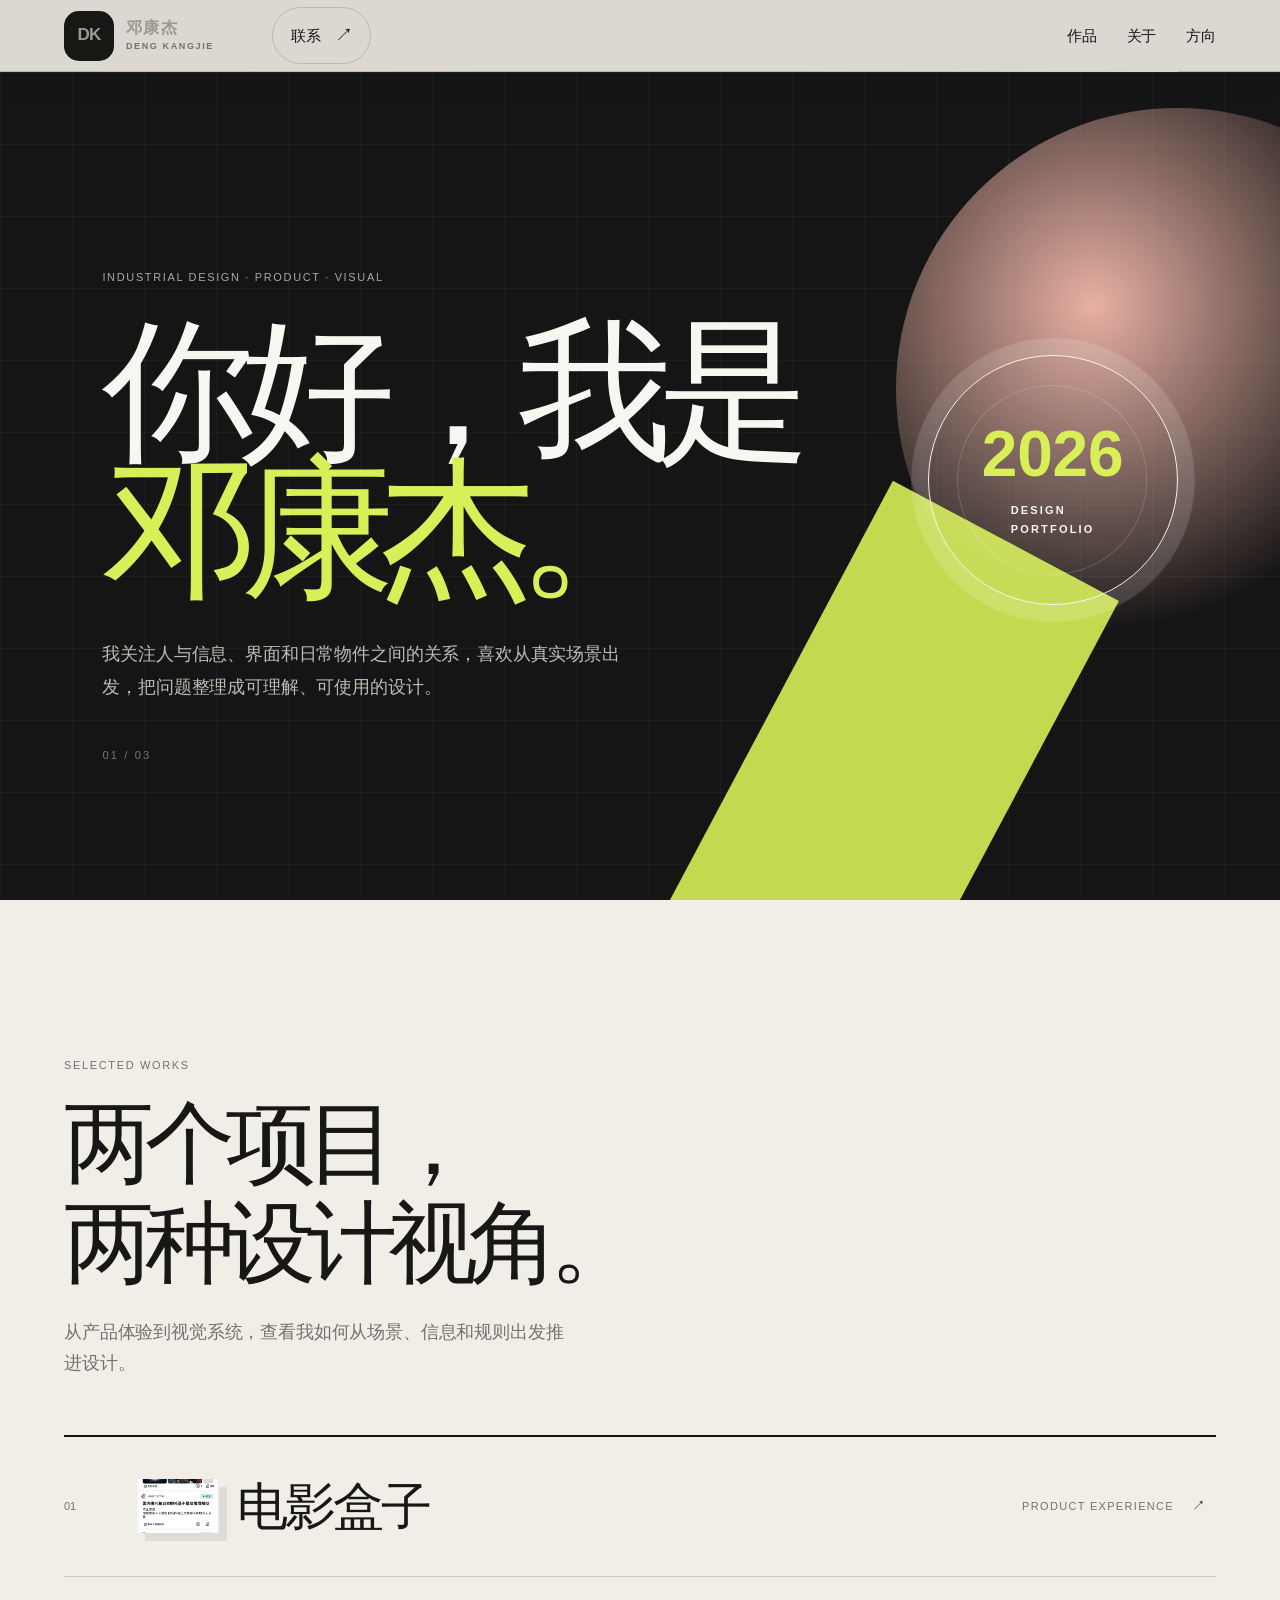
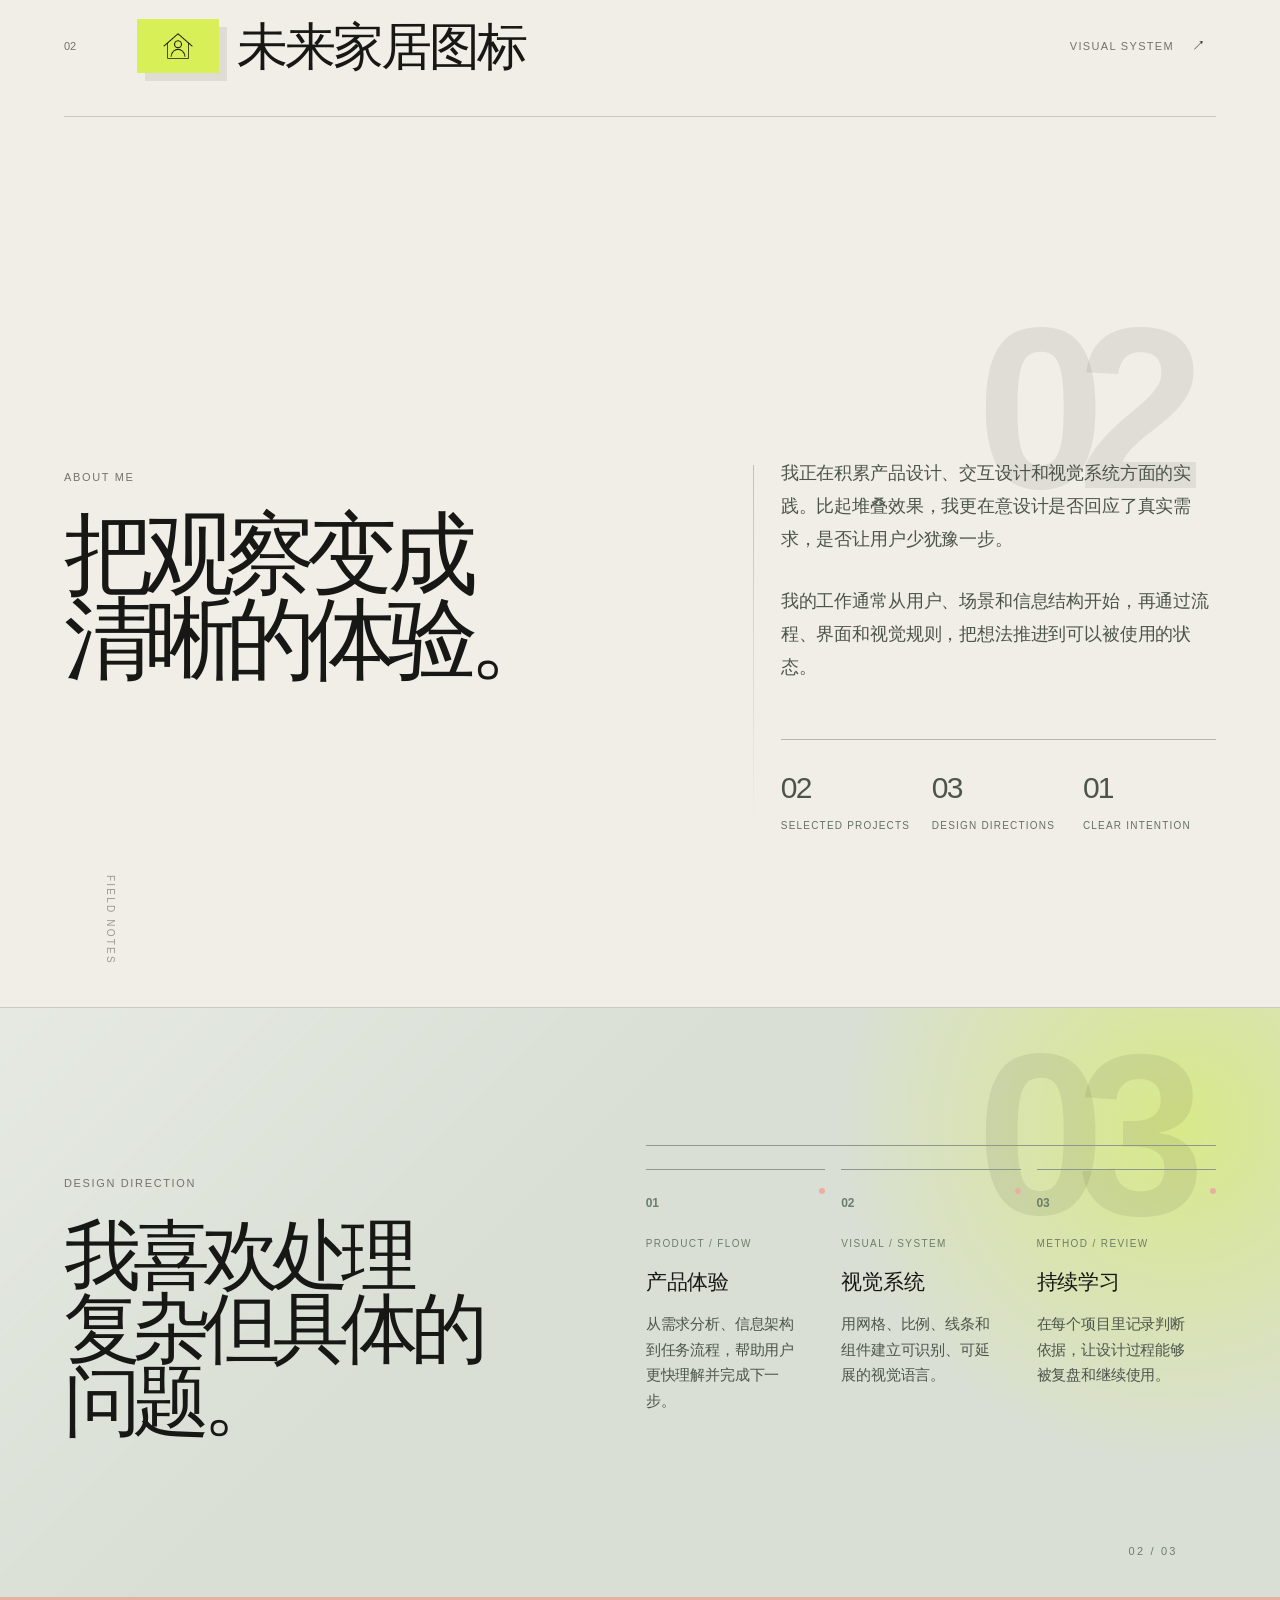
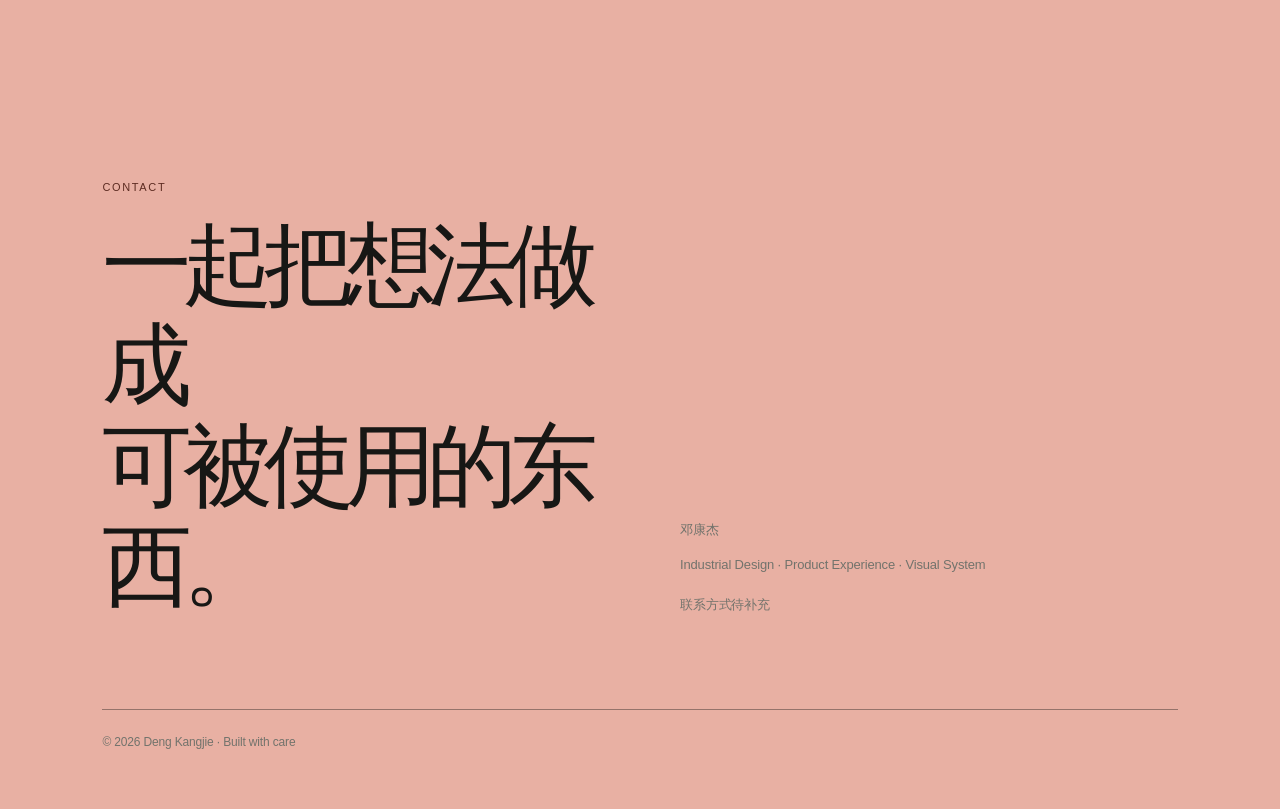
<file: index.html>
<!doctype html>
<html lang="zh-CN">
<head>
  <meta charset="UTF-8" />
  <meta name="viewport" content="width=device-width, initial-scale=1.0" />
  <meta name="description" content="邓康杰的个人设计主页，关注产品体验与视觉系统。" />
  <title>邓康杰｜个人主页</title>
  <link rel="stylesheet" href="styles.css" />
</head>
<body class="home-page">
  <header class="site-header">
    <a class="brand" href="index.html" aria-label="邓康杰，返回首页"><span class="brand-mark" aria-hidden="true">DK</span><span class="brand-text"><strong>邓康杰</strong><small>DENG KANGJIE</small></span></a>
    <nav id="site-nav" class="site-nav" aria-label="主导航">
      <a href="#works">作品</a><a href="#about">关于</a><a href="#direction">方向</a>
    </nav>
    <div class="header-actions"><a class="header-contact" href="#contact">联系<span aria-hidden="true">↗</span></a><button class="menu-toggle" type="button" aria-expanded="false" aria-controls="site-nav">菜单</button></div>
  </header>

  <main id="top">
    <section class="home-hero section-pad">
      <div class="home-hero-copy reveal">
        <p class="eyebrow">INDUSTRIAL DESIGN · PRODUCT · VISUAL</p>
        <h1>你好，我是<br><em>邓康杰。</em></h1>
        <p class="home-intro">我关注人与信息、界面和日常物件之间的关系，喜欢从真实场景出发，把问题整理成可理解、可使用的设计。</p>
      </div>
      <div class="home-index reveal" aria-label="个人信息"><span>2026</span><b>DESIGN<br>PORTFOLIO</b></div>
    </section>

    <section id="works" class="work-entry section-pad reveal" data-step="01">
      <div class="section-heading">
        <p class="eyebrow">SELECTED WORKS</p>
        <h2>两个项目，<br>两种设计视角。</h2>
        <p class="section-note">从产品体验到视觉系统，查看我如何从场景、信息和规则出发推进设计。</p>
      </div>
      <div id="work-entry-list" class="work-entry-list" aria-label="作品目录"></div>
    </section>

    <section id="about" class="profile-section section-pad reveal" data-step="02">
      <div><p class="eyebrow">ABOUT ME</p><h2>把观察变成<br>清晰的体验。</h2></div>
      <div class="profile-copy"><p>我正在积累产品设计、交互设计和视觉系统方面的实践。比起堆叠效果，我更在意设计是否回应了真实需求，是否让用户少犹豫一步。</p><p>我的工作通常从用户、场景和信息结构开始，再通过流程、界面和视觉规则，把想法推进到可以被使用的状态。</p><div class="profile-metrics"><div><strong>02</strong><span>selected projects</span></div><div><strong>03</strong><span>design directions</span></div><div><strong>01</strong><span>clear intention</span></div></div></div>
    </section>

    <section id="direction" class="direction-section section-pad reveal" data-step="03">
      <div class="direction-heading"><p class="eyebrow">DESIGN DIRECTION</p><h2>我喜欢处理<br>复杂但具体的问题。</h2></div>
      <div class="direction-grid">
        <article><span>01</span><p class="direction-kicker">PRODUCT / FLOW</p><h3>产品体验</h3><p>从需求分析、信息架构到任务流程，帮助用户更快理解并完成下一步。</p></article>
        <article><span>02</span><p class="direction-kicker">VISUAL / SYSTEM</p><h3>视觉系统</h3><p>用网格、比例、线条和组件建立可识别、可延展的视觉语言。</p></article>
        <article><span>03</span><p class="direction-kicker">METHOD / REVIEW</p><h3>持续学习</h3><p>在每个项目里记录判断依据，让设计过程能够被复盘和继续使用。</p></article>
      </div>
    </section>


  </main>

  <footer id="contact" class="site-footer section-pad">
    <div><p class="eyebrow">CONTACT</p><h2>一起把想法做成<br>可被使用的东西。</h2></div>
    <div class="footer-links"><p>邓康杰</p><p>Industrial Design · Product Experience · Visual System</p><p class="contact-placeholder">联系方式待补充</p></div>
    <p class="copyright">© 2026 Deng Kangjie · Built with care</p>
  </footer>
  <script src="projects.js"></script>
  <script src="script.js"></script>
</body>
</html>
</file>
<file: styles.css>
:root{--ink:#1c1c1b;--muted:#777773;--line:#d9d9d2;--paper:#f8f8f4;--accent:#c9d9c2;--max:1180px}*{box-sizing:border-box}html{scroll-behavior:smooth}body{margin:0;color:var(--ink);background:var(--paper);font-family:Arial,"Microsoft YaHei",sans-serif;font-size:16px;line-height:1.7}a{color:inherit;text-decoration:none}img{display:block;max-width:100%}.site-header{position:fixed;z-index:10;top:0;left:0;right:0;height:68px;padding:0 5vw;display:flex;align-items:center;justify-content:space-between;background:rgba(248,248,244,.9);backdrop-filter:blur(14px);border-bottom:1px solid rgba(28,28,27,.08)}.brand{font-size:12px;letter-spacing:.14em}.brand span{color:#9a9a92}.site-nav{display:flex;gap:28px;font-size:13px}.site-nav a:hover,.text-link:hover{color:#7b9472}.menu-toggle{display:none;background:none;border:0;font:inherit}.section-pad{max-width:var(--max);margin:auto;padding-left:5vw;padding-right:5vw}.hero{min-height:94vh;padding-top:170px;display:grid;grid-template-columns:1.2fr .8fr;align-items:center;border-bottom:1px solid var(--line)}.eyebrow,.project-no,.case-date{font-size:11px;letter-spacing:.15em;color:var(--muted);text-transform:uppercase}.hero h1{font-size:clamp(48px,8vw,108px);line-height:1.02;font-weight:400;letter-spacing:-.07em;margin:28px 0}.hero h1 em{font-style:normal;color:#7a9472}.hero-intro{max-width:450px;color:var(--muted);font-size:17px}.text-link{display:inline-flex;gap:20px;margin-top:28px;border-bottom:1px solid var(--ink);padding-bottom:6px;font-size:13px}.hero-mark{justify-self:end;width:230px;height:230px;border:1px solid var(--ink);border-radius:50%;display:flex;flex-direction:column;align-items:center;justify-content:center;transform:rotate(12deg)}.hero-mark span{font-size:70px;line-height:1;font-weight:700}.hero-mark b{font-size:11px;letter-spacing:.2em}.work{padding-top:150px}.section-heading h2,.about h2,.site-footer h2{font-weight:400;font-size:clamp(38px,5vw,68px);line-height:1.12;letter-spacing:-.05em;margin:18px 0 80px}.project-list{display:grid;gap:100px}.project-card{display:grid;grid-template-columns:35% 65%;min-height:520px;border-top:1px solid var(--line);padding-top:26px}.project-info{padding-right:50px}.project-info h3{font-size:clamp(36px,5vw,70px);font-weight:400;letter-spacing:-.06em;margin:35px 0 20px}.project-info p:not(.project-no){color:var(--muted);max-width:310px}.project-visual{background:#dce9d7;padding:25px;display:flex;align-items:center;justify-content:center}.project-visual img{width:52%;box-shadow:0 20px 40px rgba(0,0,0,.12)}.project-icons{background:#1f1f1d;color:#f8f8f4;padding:26px 0 0 26px}.project-icons .project-no,.project-icons .project-info p:not(.project-no){color:#a8aaa2}.project-icons .text-link{border-color:#f8f8f4}.icon-showcase{background:#e8e7df;display:grid;grid-template-columns:repeat(2,1fr);gap:1px;padding:60px}.icon-showcase img{background:white;width:100%;padding:18px}.about{display:grid;grid-template-columns:1fr 1fr;gap:100px;padding-top:180px;padding-bottom:180px;border-bottom:1px solid var(--line)}.about h2{margin-bottom:0}.about-copy{max-width:430px;align-self:end;color:var(--muted)}.small-note{font-size:13px;margin-top:50px}.case-study{padding-top:160px}.case-top{max-width:900px}.case-top h2{font-size:clamp(60px,10vw,150px);font-weight:400;letter-spacing:-.09em;line-height:.95;margin:38px 0}.case-lead{font-size:21px;max-width:660px;color:var(--muted)}.case-hero-image{width:100%;margin:80px 0 25px;max-height:680px;object-fit:cover;object-position:top}.case-meta{display:grid;grid-template-columns:1fr 2fr;max-width:650px;margin:65px 0 140px;margin-left:auto;border-top:1px solid var(--line)}.case-meta>*{padding:18px 0;border-bottom:1px solid var(--line);margin:0}.case-meta p{color:var(--muted);font-size:13px}.case-meta strong{font-weight:400}.case-section{display:grid;grid-template-columns:130px 1fr;gap:40px;border-top:1px solid var(--line);padding:60px 0 120px}.case-label{font-size:12px;color:var(--muted);letter-spacing:.1em}.case-section h3{font-size:clamp(30px,4vw,52px);font-weight:400;letter-spacing:-.05em;margin:0 0 18px}.case-section p{max-width:680px;color:var(--muted);font-size:17px}.split-images{display:grid;grid-template-columns:1fr 1fr;gap:20px;margin-top:55px}.split-images figure{margin:0}.split-images img{width:100%;height:420px;object-fit:cover;object-position:top}.split-images figcaption{font-size:12px;color:var(--muted);margin-top:10px}.process-strip{display:flex;gap:22px;align-items:center;margin:55px 0 20px;font-size:18px}.process-strip i{color:#91a689;font-style:normal}.phone-grid{display:grid;grid-template-columns:repeat(4,1fr);gap:14px;margin-top:55px}.phone-grid img{width:100%;height:480px;object-fit:cover;object-position:top;background:#eee}.icon-case{background:#e9e9e2;max-width:none;padding-left:max(5vw,calc((100vw - var(--max))/2 + 5vw));padding-right:max(5vw,calc((100vw - var(--max))/2 + 5vw))}.icon-wall{display:grid;grid-template-columns:repeat(5,1fr);gap:1px;margin-top:80px;background:#d2d2ca}.icon-wall img{background:#f8f8f4;padding:22px;width:100%}.icon-row{display:flex;align-items:center;gap:22px;margin-top:55px}.icon-row img{width:80px;background:#f8f8f4;padding:12px}.icon-row span{font-size:13px;color:var(--muted);margin-right:10px}.icon-application{margin-top:50px;background:#d5dfd0;padding:60px;max-width:650px}.fake-ui{background:#f8f8f4;padding:24px;min-height:240px;box-shadow:0 15px 35px rgba(0,0,0,.08)}.fake-ui span{font-size:11px;color:var(--muted);letter-spacing:.15em}.fake-ui b{display:block;font-size:27px;font-weight:400;margin:28px 0}.fake-icons{display:flex;gap:12px}.fake-icons img{width:70px;padding:12px;border:1px solid var(--line)}.site-footer{padding-top:160px;padding-bottom:40px;display:grid;grid-template-columns:1fr 1fr;gap:80px}.site-footer h2{margin-bottom:0}.footer-links{align-self:end}.footer-links a{font-size:18px;border-bottom:1px solid var(--ink)}.footer-links p{color:var(--muted);font-size:13px}.copyright{grid-column:1/-1;border-top:1px solid var(--line);padding-top:22px;color:var(--muted);font-size:12px}.reveal{opacity:0;transform:translateY(24px);transition:opacity .7s ease,transform .7s ease}.reveal.visible{opacity:1;transform:none}.lightbox{position:fixed;z-index:20;inset:0;background:rgba(20,20,18,.9);display:grid;place-items:center;padding:5vw}.lightbox[hidden]{display:none}.lightbox img{max-height:90vh;max-width:90vw;object-fit:contain}.lightbox-close{position:absolute;right:28px;top:18px;background:none;border:0;color:white;font-size:42px;font-weight:200;cursor:pointer}@media(max-width:700px){.site-header{height:58px;padding:0 20px}.menu-toggle{display:block;font-size:12px}.site-nav{display:none;position:absolute;top:58px;left:0;right:0;background:var(--paper);padding:18px 20px;flex-direction:column;gap:10px;border-bottom:1px solid var(--line)}.site-nav.open{display:flex}.hero{min-height:auto;padding-top:130px;padding-bottom:90px;display:block}.hero h1{font-size:58px}.hero-intro{font-size:16px}.hero-mark{width:150px;height:150px;margin:70px 0 0 auto}.hero-mark span{font-size:46px}.work{padding-top:100px}.section-heading h2{margin-bottom:55px}.section-note{margin-top:-35px;margin-bottom:40px}.catalog-toolbar{gap:20px;margin-bottom:40px}.project-list{gap:75px}.project-card{display:block;min-height:0;padding-top:18px}.project-info{padding-right:0}.project-info h3{font-size:48px;margin:20px 0 12px}.project-visual{margin-top:35px;padding:18px}.project-visual img{width:60%}.project-icons{padding:18px 0 0 18px}.icon-showcase{padding:28px}.about{display:block;padding-top:110px;padding-bottom:110px}.about h2{margin-bottom:45px}.case-study{padding-top:100px}.case-top h2{font-size:70px;margin:26px 0}.case-lead{font-size:18px}.case-hero-image{margin-top:50px}.case-meta{margin:45px 0 90px;grid-template-columns:1fr 1.6fr}.case-section{grid-template-columns:1fr;gap:14px;padding:38px 0 75px}.case-section h3{font-size:36px}.case-section p{font-size:16px}.split-images{grid-template-columns:1fr;gap:28px;margin-top:35px}.split-images img{height:auto}.process-strip{gap:9px;font-size:14px}.phone-grid{grid-template-columns:repeat(2,1fr);gap:9px;margin-top:35px}.phone-grid img{height:330px}.icon-wall{grid-template-columns:repeat(2,1fr);margin-top:50px}.icon-row{gap:10px;flex-wrap:wrap}.icon-row img{width:60px}.icon-application{padding:25px;margin-top:35px}.site-footer{display:block;padding-top:110px}.footer-links{margin-top:50px}.copyright{margin-top:90px}}
.section-note{color:var(--muted);max-width:420px;margin-top:-56px;margin-bottom:56px}.catalog-toolbar{display:flex;gap:28px;border-bottom:1px solid var(--line);margin-bottom:55px;overflow:auto}.catalog-filter{background:none;border:0;border-bottom:2px solid transparent;padding:0 0 14px;color:var(--muted);font:inherit;font-size:13px;white-space:nowrap;cursor:pointer}.catalog-filter span{font-size:11px;margin-left:8px}.catalog-filter.is-active{color:var(--ink);border-color:var(--ink)}
.directory-trigger{background:none;border:0;border-bottom:1px solid var(--ink);padding:0 0 3px;color:var(--ink);font:inherit;font-size:13px;cursor:pointer}.global-directory{position:fixed;z-index:30;inset:0;background:rgba(28,28,27,.18);backdrop-filter:blur(6px)}.global-directory[hidden]{display:none}.directory-panel{position:absolute;top:0;right:0;width:min(520px,92vw);height:100%;background:var(--paper);padding:42px clamp(26px,5vw,70px);box-shadow:-20px 0 60px rgba(0,0,0,.12);overflow:auto}.directory-head{display:flex;align-items:center;justify-content:space-between}.directory-close{border:0;background:none;font-size:36px;font-weight:200;line-height:1;cursor:pointer}.directory-panel h2{font-size:clamp(48px,7vw,82px);font-weight:400;letter-spacing:-.07em;line-height:1;margin:80px 0 20px}.directory-description{color:var(--muted);max-width:300px;margin-bottom:55px}.directory-list{border-top:1px solid var(--line)}.directory-item{display:grid;grid-template-columns:40px 1fr auto 22px;align-items:center;gap:12px;padding:22px 0;border-bottom:1px solid var(--line);transition:padding .25s ease,background .25s ease}.directory-item:hover{padding-left:10px;background:#eef0e9}.directory-item span{font-size:12px;color:var(--muted)}.directory-item strong{font-size:20px;font-weight:400}.directory-item small{font-size:11px;color:var(--muted);letter-spacing:.08em}.directory-item i{font-style:normal;color:var(--muted)}.directory-open{overflow:hidden}@media(max-width:700px){.site-header{gap:16px}.directory-trigger{margin-left:auto}.directory-panel{padding:28px 22px}.directory-panel h2{margin-top:65px}.directory-item{grid-template-columns:32px 1fr 20px}.directory-item small{display:none}}

/* Editorial visual direction */
:root{--ink:#171715;--muted:#72736c;--line:#c9c9bf;--paper:#f1eee7;--night:#151515;--lime:#d8ef57;--coral:#e8b0a3;--sage:#b9d4bd}
body{background:var(--paper);color:var(--ink);font-family:"Arial","Microsoft YaHei",sans-serif;letter-spacing:-.01em}.site-header{background:rgba(241,238,231,.88);border-bottom:1px solid rgba(23,23,21,.16)}.brand{font-weight:700;color:var(--ink)}.hero{max-width:none;min-height:100vh;padding:150px 8vw 90px;background:var(--night);color:#f8f6f0;grid-template-columns:minmax(0,1.5fr) minmax(220px,.5fr);position:relative;overflow:hidden}.hero:before{content:"";position:absolute;width:42vw;height:42vw;right:-14vw;top:15vh;border-radius:50%;background:radial-gradient(circle at 35% 35%,var(--coral),transparent 62%);opacity:.9;filter:blur(4px)}.hero:after{content:"";position:absolute;left:54%;bottom:-20%;width:22vw;height:70vh;background:var(--lime);transform:rotate(27deg);opacity:.85}.hero-copy,.hero-mark{position:relative;z-index:1}.hero .eyebrow{color:#aaa99f}.hero h1{font-size:clamp(66px,11vw,168px);line-height:.9;letter-spacing:-.1em;margin:34px 0 38px;max-width:920px}.hero h1 em{color:var(--lime)}.hero-intro{color:#bcbcb4;max-width:500px;font-size:18px;line-height:1.8}.hero .text-link{border-color:#f8f6f0}.hero-mark{justify-self:end;width:250px;height:250px;border-color:#f8f6f0;transform:rotate(-11deg);background:rgba(255,255,255,.04)}.hero-mark span{color:var(--lime)}.hero-mark b{color:#f8f6f0}.work{max-width:none;padding:150px 8vw 170px}.section-heading h2,.about h2,.site-footer h2{font-size:clamp(52px,7vw,112px);letter-spacing:-.1em}.section-heading{max-width:740px}.section-note{font-size:18px;max-width:500px}.catalog-toolbar{margin-top:75px;border-color:var(--ink);gap:34px}.catalog-filter{font-size:14px}.project-list{gap:140px}.project-card{min-height:650px;grid-template-columns:31% 69%;border-top:2px solid var(--ink);padding-top:28px;position:relative}.project-card:nth-child(2){transform:translateX(7vw)}.project-info{padding-right:70px}.project-info h3{font-size:clamp(50px,7vw,108px);line-height:.9;margin:44px 0 28px}.project-info p:not(.project-no){font-size:17px;line-height:1.8}.project-visual{padding:50px;background:var(--sage);min-height:580px;align-items:center}.project-visual img{width:46%;box-shadow:28px 28px 0 rgba(23,23,21,.18);transition:transform .4s ease}.project-card:hover .project-visual img{transform:translateY(-10px) rotate(2deg)}.project-icons{background:var(--night);color:#f8f6f0;padding:28px 0 0 28px}.project-icons .project-visual{background:var(--lime)}.project-icons .project-info p:not(.project-no){color:#c4c4ba}.icon-showcase{background:#e2e3d7;padding:55px;gap:8px}.icon-showcase img{padding:25px}.about{max-width:none;padding:170px 8vw;background:#d9dfd5;border:0;grid-template-columns:1.15fr .85fr}.about h2{font-size:clamp(50px,6.6vw,100px)}.about-copy{color:#4c554c;font-size:18px;line-height:1.8}.case-study{max-width:none;padding:170px 8vw 0}.case-study:not(.icon-case){background:#f1eee7}.case-top{max-width:1050px}.case-top h2{font-size:clamp(82px,13vw,205px);line-height:.82;color:var(--ink)}.case-lead{font-size:24px;line-height:1.5;max-width:720px}.case-hero-image{margin:90px 0 30px;max-height:720px;box-shadow:20px 20px 0 var(--coral);object-fit:cover}.case-meta{max-width:720px}.case-section{max-width:1040px;margin-left:auto;margin-right:auto;padding:85px 0 150px}.case-section h3{font-size:clamp(40px,5vw,76px);line-height:.95}.split-images img{height:520px}.process-strip{font-size:25px;border-top:1px solid var(--ink);border-bottom:1px solid var(--ink);padding:22px 0;justify-content:space-between}.phone-grid img{height:520px}.icon-case{background:var(--night);color:#f8f6f0}.icon-case .eyebrow,.icon-case .case-date,.icon-case .case-lead,.icon-case .case-meta p,.icon-case .case-section p{color:#b8b8ad}.icon-case .case-top h2{color:var(--lime)}.icon-wall{background:#33352d;gap:2px}.icon-wall img{background:#efeee5}.icon-case .case-section{border-color:#46483f}.icon-application{background:var(--lime)}.fake-ui{background:#efeee5;color:var(--ink)}.site-footer{max-width:none;padding:170px 8vw 45px;background:var(--coral);color:var(--ink)}.site-footer .eyebrow{color:#5d2c22}.footer-links a{border-color:var(--ink)}.copyright{border-color:rgba(23,23,21,.4)}.directory-panel{background:#f1eee7}.directory-item:hover{background:var(--lime)}
@media(max-width:700px){.hero{padding:125px 22px 80px;min-height:850px;display:block}.hero:after{left:58%;bottom:-15%;width:28vw}.hero h1{font-size:65px;line-height:.92}.hero-intro{font-size:16px}.hero-mark{width:150px;height:150px;margin:80px 0 0 auto}.work{padding:100px 22px}.section-heading h2{font-size:58px}.catalog-toolbar{margin-top:55px}.project-list{gap:90px}.project-card,.project-card:nth-child(2){display:block;min-height:0;transform:none}.project-info{padding-right:0}.project-info h3{font-size:62px}.project-visual{min-height:390px;padding:30px}.project-visual img{width:58%}.project-icons{padding:18px 0 0 18px}.icon-showcase{padding:25px}.about{padding:110px 22px;display:block}.about h2{font-size:56px}.about-copy{font-size:16px;margin-top:42px}.case-study{padding:110px 22px 0}.case-top h2{font-size:78px}.case-lead{font-size:19px}.case-hero-image{margin-top:60px;box-shadow:12px 12px 0 var(--coral)}.case-section{padding:55px 0 90px}.process-strip{font-size:16px;gap:8px}.phone-grid img{height:380px}.icon-wall{margin-top:55px}.site-footer{padding:110px 22px 35px}.site-footer h2{font-size:58px}}

/* Layout refinements */
.site-header{gap:28px}
.directory-trigger{margin-left:auto}
.design-brief{max-width:none;padding-top:150px;padding-bottom:155px;background:var(--night);color:#f8f6f0;display:grid;grid-template-columns:minmax(280px,.85fr) minmax(0,1.15fr);gap:9vw;position:relative;overflow:hidden}
.design-brief:after{content:"";position:absolute;width:34vw;height:34vw;border-radius:50%;right:-13vw;bottom:-18vw;background:var(--coral);opacity:.85}
.brief-heading,.brief-grid{position:relative;z-index:1}
.brief-heading .eyebrow{color:#aaa99f}
.brief-heading h2{font-size:clamp(50px,6vw,96px);line-height:.94;letter-spacing:-.09em;font-weight:400;margin:28px 0 0}
.brief-grid{display:grid;grid-template-columns:repeat(3,1fr);gap:16px;align-self:end}
.brief-grid article{border-top:1px solid #5f6059;padding-top:18px;min-height:230px}
.brief-grid article span{font:700 12px/1 Arial,sans-serif;color:var(--lime)}
.brief-grid h3{font-size:21px;line-height:1.2;font-weight:400;margin:38px 0 14px}
.brief-grid p{color:#b8b8ad;font-size:15px;line-height:1.7;margin:0;max-width:220px}
.project-card:nth-child(2){transform:none;grid-template-columns:69% 31%}
.project-card:nth-child(2) .project-info{order:2;padding-left:70px;padding-right:0}
.project-card:nth-child(2) .project-visual{order:1}
.case-tags{display:flex;flex-wrap:wrap;gap:10px;margin-top:48px}
.case-tags span{border:1px solid var(--line);border-radius:999px;padding:8px 14px;color:var(--muted);font-size:12px;letter-spacing:.02em}
.icon-case .case-tags span{border-color:#55574e;color:#c8c9bd}
.case-meta{grid-template-columns:1fr 2.2fr}
.case-meta strong{line-height:1.65}
@media(max-width:700px){
  .site-header{gap:12px}
  .directory-trigger{margin-left:auto}
  .design-brief{display:block;padding:100px 22px 105px}
  .design-brief:after{width:65vw;height:65vw;right:-30vw;bottom:-30vw}
  .brief-heading h2{font-size:56px}
  .brief-grid{grid-template-columns:1fr;gap:42px;margin-top:72px}
  .brief-grid article{min-height:0;padding-top:15px}
  .brief-grid h3{margin:22px 0 10px}
  .project-card:nth-child(2){display:block}
  .project-card:nth-child(2) .project-info{padding-left:0}
  .project-card:nth-child(2) .project-visual{order:initial}
  .case-tags{gap:7px;margin-top:34px}
  .case-tags span{padding:7px 11px;font-size:11px}
  .case-meta{grid-template-columns:1fr 1.6fr}
}

/* Separated page layout */
.home-page .site-header,.case-page .site-header{background:rgba(241,238,231,.9)}
.home-hero{max-width:none;min-height:100vh;padding:170px 8vw 110px;background:var(--night);color:#f8f6f0;display:grid;grid-template-columns:minmax(0,1.4fr) minmax(220px,.6fr);align-items:center;position:relative;overflow:hidden}
.home-hero:before{content:"";position:absolute;width:44vw;height:44vw;right:-14vw;top:12vh;border-radius:50%;background:radial-gradient(circle at 35% 35%,var(--coral),transparent 63%)}
.home-hero:after{content:"";position:absolute;left:57%;bottom:-26%;width:20vw;height:70vh;background:var(--lime);transform:rotate(28deg);opacity:.9}
.home-hero-copy,.home-index{position:relative;z-index:1}
.home-hero .eyebrow{color:#aaa99f}
.home-hero h1{font-size:clamp(72px,12vw,174px);line-height:.9;letter-spacing:-.1em;font-weight:400;margin:35px 0 40px}
.home-hero h1 em{font-style:normal;color:var(--lime)}
.home-intro{max-width:520px;color:#bcbcb4;font-size:18px;line-height:1.8;margin:0}
.home-index{justify-self:end;width:250px;height:250px;border:1px solid #f8f6f0;border-radius:50%;display:flex;flex-direction:column;align-items:center;justify-content:center;transform:rotate(-11deg);background:rgba(255,255,255,.04)}
.home-index span{font-size:64px;line-height:1;color:var(--lime);font-weight:700}.home-index b{font-size:11px;letter-spacing:.2em;line-height:1.7;margin-top:15px}
.profile-section{max-width:none;padding-top:175px;padding-bottom:175px;background:var(--paper);display:grid;grid-template-columns:1.15fr .85fr;gap:10vw;border-bottom:1px solid var(--line)}
.profile-section h2,.direction-section h2{font-size:clamp(52px,7vw,112px);line-height:.95;letter-spacing:-.1em;font-weight:400;margin:26px 0 0}
.profile-copy{align-self:end;max-width:470px;color:#4c554c;font-size:18px;line-height:1.85}.profile-copy p{margin:0 0 28px}
.direction-section{max-width:none;padding-top:155px;padding-bottom:160px;background:#d9dfd5;display:grid;grid-template-columns:.9fr 1.1fr;gap:9vw}
.direction-heading h2{font-size:clamp(50px,6vw,96px)}.direction-grid{display:grid;grid-template-columns:repeat(3,1fr);gap:16px;align-self:end}
.direction-grid article{border-top:1px solid #8e978c;padding-top:16px;min-height:220px}.direction-grid article span{font-size:12px;color:#6d7e69;font-weight:700}.direction-grid h3{font-size:21px;font-weight:400;margin:38px 0 12px}.direction-grid p{max-width:210px;color:#4c554c;font-size:15px;line-height:1.7;margin:0}
.work-entry{max-width:none;padding-top:145px;padding-bottom:165px;background:var(--paper)}.work-entry-list{border-top:2px solid var(--ink);margin-top:42px}.work-entry-item{display:grid;grid-template-columns:55px 1fr auto 120px;align-items:center;gap:18px;padding:26px 0;border-bottom:1px solid var(--line);transition:padding .25s ease,background .25s ease}.work-entry-item:hover{padding-left:14px;background:var(--lime)}.work-entry-item span,.work-entry-item small{font-size:11px;color:var(--muted)}.work-entry-item strong{font-size:clamp(27px,4vw,52px);font-weight:400;letter-spacing:-.06em}.work-entry-item small{letter-spacing:.12em}.work-entry-item i{font-style:normal;font-size:13px}
.case-page{background:var(--paper)}.case-page .case-study{max-width:none;padding:170px 8vw 0}.case-page .case-top{max-width:1060px}.case-page .case-top h1{font-size:clamp(82px,13vw,205px);line-height:.82;color:var(--ink);font-weight:400;letter-spacing:-.1em;margin:38px 0}.case-page .case-section{max-width:1040px}.case-page .case-section h2{font-size:clamp(40px,5vw,76px);line-height:.95;font-weight:400;letter-spacing:-.06em;margin:0 0 18px}.case-footer{max-width:none;padding-top:40px;padding-bottom:55px;display:flex;justify-content:space-between;border-top:1px solid var(--line);font-size:13px}.case-footer a:hover{color:#7b9472}
.icons-page{background:var(--night);color:#f8f6f0}.icons-page .site-header{background:rgba(21,21,21,.9);color:#f8f6f0;border-bottom-color:#373830}.icons-page .brand,.icons-page .menu-toggle{color:#f8f6f0}.icons-page .brand span,.icons-page .site-nav a{color:#b8b8ad}.icons-page .case-study{background:var(--night)}.icons-page .case-top h1{color:var(--lime)}.icons-page .case-lead,.icons-page .case-date,.icons-page .case-meta p,.icons-page .case-section p{color:#b8b8ad}.icons-page .case-tags span{border-color:#55574e;color:#c8c9bd}.icons-page .case-meta,.icons-page .case-section{border-color:#46483f}.icons-page .icon-wall{margin-top:80px;background:#33352d;gap:2px}.icons-page .icon-wall img{background:#efeee5}.icons-page .icon-application{background:var(--lime)}.icons-page .case-footer{border-color:#46483f}.icons-page .case-footer a{color:#f8f6f0}
.movie-page .case-hero-image{box-shadow:20px 20px 0 var(--coral)}
@media(max-width:700px){
  .home-hero{display:block;min-height:850px;padding:125px 22px 80px}.home-hero h1{font-size:66px}.home-intro{font-size:16px}.home-index{width:150px;height:150px;margin:80px 0 0 auto}.home-index span{font-size:44px}.home-index b{font-size:9px}
  .profile-section,.direction-section{display:block;padding:110px 22px}.profile-section h2,.direction-section h2{font-size:57px}.profile-copy{font-size:16px;margin-top:45px}.direction-grid{grid-template-columns:1fr;gap:42px;margin-top:70px}.direction-grid article{min-height:0}.direction-grid h3{margin:22px 0 10px}
  .work-entry{padding:105px 22px 115px}.work-entry-item{grid-template-columns:34px 1fr 20px;gap:10px}.work-entry-item small{display:none}.work-entry-item strong{font-size:35px}.work-entry-item i{font-size:0}.work-entry-item i::after{content:"↗";font-size:16px}
  .case-page .case-study{padding:110px 22px 0}.case-page .case-top h1{font-size:78px;margin:27px 0}.case-page .case-section{padding:55px 0 90px}.case-page .case-hero-image{margin-top:60px;box-shadow:12px 12px 0 var(--coral)}.case-page .case-footer{padding:30px 22px 40px}.icons-page .icon-wall{margin-top:55px}
}

/* Portfolio directory and shared navigation */
.home-page .site-header,.case-page .site-header{display:flex}
.directory-trigger{order:3;white-space:nowrap}
.site-nav{order:2;margin-left:auto}
.menu-toggle{order:4}
@media(max-width:700px){
  .site-nav{order:initial;margin-left:0}
  .directory-trigger{order:initial;margin-left:auto}
  .menu-toggle{order:initial}
}
@media(prefers-reduced-motion:reduce){
  .reveal{opacity:1;transform:none;transition:none}
  .work-entry-item,.directory-item{transition:none}
}

/* Depth pass */
body{background-image:radial-gradient(circle at 20% 20%,rgba(23,23,21,.055) 0 1px,transparent 1px),radial-gradient(circle at 80% 70%,rgba(23,23,21,.035) 0 1px,transparent 1px);background-size:24px 24px,31px 31px}
.site-header{box-shadow:0 10px 30px rgba(23,23,21,.035)}.site-header:after{content:"";position:absolute;left:8vw;right:8vw;bottom:-1px;height:1px;background:linear-gradient(90deg,var(--coral),transparent 35%,transparent 65%,var(--lime))}
.home-hero{background-color:var(--night);background-image:linear-gradient(rgba(255,255,255,.035) 1px,transparent 1px),linear-gradient(90deg,rgba(255,255,255,.035) 1px,transparent 1px);background-size:72px 72px}
.home-hero-copy:after{content:"01 / 03";position:absolute;left:0;bottom:-58px;color:#77786f;font:11px/1 "Arial",sans-serif;letter-spacing:.2em}
.home-index{box-shadow:0 0 0 16px rgba(255,255,255,.025),0 0 0 17px rgba(255,255,255,.12)}.home-index:after{content:"";position:absolute;width:76%;height:76%;border:1px solid rgba(255,255,255,.16);border-radius:50%;transform:rotate(28deg)}
.profile-section,.direction-section{position:relative;overflow:hidden}.profile-section:before,.direction-section:before{content:attr(data-step);position:absolute;top:34px;right:8vw;color:rgba(23,23,21,.08);font:700 clamp(120px,18vw,260px)/.8 Arial,sans-serif;letter-spacing:-.12em}.profile-section:after{content:"FIELD NOTES";position:absolute;left:8vw;bottom:42px;color:#9a9b91;font-size:10px;letter-spacing:.22em;writing-mode:vertical-rl}
.profile-copy{position:relative}.profile-copy:before{content:"";position:absolute;left:-28px;top:8px;bottom:0;width:1px;background:linear-gradient(var(--coral),transparent)}.profile-metrics{display:grid;grid-template-columns:repeat(3,1fr);gap:18px;margin-top:55px;padding-top:20px;border-top:1px solid #aeb9aa}.profile-metrics div{display:flex;flex-direction:column;gap:3px}.profile-metrics strong{font-size:30px;font-weight:400;letter-spacing:-.06em}.profile-metrics span{color:#647062;font-size:10px;letter-spacing:.12em;text-transform:uppercase;line-height:1.3}
.direction-section{background-color:#d9dfd5;background-image:linear-gradient(135deg,rgba(255,255,255,.32),transparent 40%),radial-gradient(circle at 92% 20%,rgba(216,239,87,.6),transparent 27%)}.direction-section:after{content:"02 / 03";position:absolute;right:8vw;bottom:40px;color:#6d7e69;font:11px/1 "Arial",sans-serif;letter-spacing:.2em}.direction-grid{position:relative}.direction-grid:before{content:"";position:absolute;left:0;right:0;top:-24px;height:1px;background:#8e978c}.direction-grid article{position:relative;padding:18px 18px 24px 0;transition:transform .3s ease,background .3s ease;padding-right:24px}.direction-grid article:after{content:"";position:absolute;right:0;top:18px;width:6px;height:6px;border-radius:50%;background:var(--coral)}.direction-grid article:hover{transform:translateY(-8px);background:rgba(255,255,255,.28)}.direction-kicker{color:#6d7e69!important;font-size:10px!important;letter-spacing:.14em!important;margin:20px 0 0!important}.direction-grid h3{margin-top:12px}
.case-page .case-study{position:relative}.case-page .case-study:before{content:"";position:absolute;left:8vw;top:150px;bottom:0;width:1px;background:linear-gradient(var(--coral),transparent 75%);opacity:.7}.case-rail{position:fixed;z-index:5;left:28px;top:50%;display:flex;flex-direction:column;align-items:center;gap:12px;transform:translateY(-50%);color:var(--muted);font-size:10px;letter-spacing:.18em;writing-mode:vertical-rl}.case-rail b{color:var(--coral);font-size:18px;letter-spacing:0}.case-rail i{width:1px;height:70px;background:linear-gradient(var(--coral),transparent);display:block}.case-rail small{font-size:10px;letter-spacing:0}.icons-page .case-rail{color:#8d8e84}.icons-page .case-rail b{color:var(--lime)}.icons-page .case-rail i{background:linear-gradient(var(--lime),transparent)}
.case-page .case-top{position:relative;padding-left:4vw}.case-page .case-top:before{content:"PROJECT / 2026";position:absolute;left:0;top:8px;transform:translateX(-105%) rotate(-90deg);transform-origin:top right;color:var(--muted);font-size:10px;letter-spacing:.16em}.case-page .case-top h1{text-shadow:10px 12px 0 rgba(23,23,21,.06)}.case-page .case-lead{max-width:640px}.case-tags span{background:rgba(255,255,255,.25);box-shadow:inset 0 0 0 1px rgba(255,255,255,.08)}
.case-hero-image{position:relative;border:1px solid rgba(23,23,21,.13);outline:1px solid rgba(23,23,21,.08);outline-offset:12px;filter:saturate(.92)}.movie-page .case-hero-image{transform:translateX(3vw)}.case-meta{position:relative;padding:0 22px;background:rgba(255,255,255,.28);box-shadow:14px 14px 0 rgba(23,23,21,.06)}.case-meta:before{content:"READ / CONTEXT";position:absolute;right:22px;top:-28px;color:var(--muted);font-size:10px;letter-spacing:.14em}.case-section{position:relative}.case-section:after{content:attr(data-step);position:absolute;right:0;top:76px;color:rgba(23,23,21,.08);font:700 92px/1 Arial,sans-serif;letter-spacing:-.1em}.case-section h2{position:relative}.case-section h2:before{content:"";display:block;width:42px;height:5px;margin-bottom:20px;background:var(--coral)}.icons-page .case-section h2:before{background:var(--lime)}.split-images figure{position:relative}.split-images figure:after{content:"";position:absolute;left:12px;right:12px;bottom:34px;height:1px;background:rgba(255,255,255,.7);opacity:.7}.split-images img{box-shadow:12px 16px 0 rgba(23,23,21,.09)}.phone-grid img{box-shadow:8px 10px 0 rgba(23,23,21,.08);transition:transform .3s ease,box-shadow .3s ease}.phone-grid img:hover{transform:translateY(-10px);box-shadow:14px 18px 0 rgba(23,23,21,.13)}.icon-wall{position:relative;box-shadow:18px 18px 0 rgba(0,0,0,.18)}.icon-wall:after{content:"24 × 24 / MONO LINEAR ICONS";position:absolute;right:18px;bottom:-30px;color:#8d8e84;font-size:10px;letter-spacing:.14em}.icons-page .case-hero-image{box-shadow:none}.icon-row{padding:18px 0;border-top:1px solid #46483f;border-bottom:1px solid #46483f}.icon-application{box-shadow:16px 16px 0 rgba(0,0,0,.2)}
@media(max-width:700px){
  .site-header:after{left:22px;right:22px}.home-hero-copy:after{bottom:-44px}.profile-section:before,.direction-section:before{top:28px;right:22px;font-size:110px}.profile-section:after{left:auto;right:22px;bottom:26px}.profile-copy:before{left:-14px}.profile-metrics{gap:9px;margin-top:38px}.profile-metrics strong{font-size:24px}.profile-metrics span{font-size:8px;letter-spacing:.08em}.direction-section:after{right:22px;bottom:24px}.direction-grid:before{top:-20px}.direction-grid article{padding-right:18px}.case-rail{left:auto;right:12px;top:50%;font-size:8px}.case-page .case-study:before{left:22px;top:100px}.case-page .case-top{padding-left:0}.case-page .case-top:before{display:none}.movie-page .case-hero-image{transform:none;outline-offset:7px}.case-meta{padding:0 12px;box-shadow:8px 8px 0 rgba(23,23,21,.06)}.case-section:after{top:48px;font-size:66px}.case-section h2:before{width:30px;height:4px;margin-bottom:14px}.icon-wall:after{right:0;bottom:-24px;font-size:8px}.icon-application{box-shadow:8px 8px 0 rgba(0,0,0,.2)}
}

.icons-page .directory-trigger{color:#f8f6f0;border-color:#f8f6f0}
.icons-page .directory-panel{color:var(--ink)}
.icons-page .directory-panel .eyebrow,.icons-page .directory-panel .directory-description,.icons-page .directory-panel .directory-item span,.icons-page .directory-panel .directory-item small,.icons-page .directory-panel .directory-item i{color:var(--muted)}
.icons-page .directory-panel .directory-item strong{color:var(--ink)}



/* Current portfolio refinements */
.work-entry-item img{width:82px;height:54px;object-fit:cover;background:var(--sage);box-shadow:8px 8px 0 rgba(23,23,21,.08)}
.work-entry-item:nth-child(2) img{background:var(--lime);object-fit:contain;padding:6px}
.contact-placeholder{color:var(--muted);font-size:18px;margin:18px 0 0}
.case-insight{max-width:1040px;margin:0 auto;border-top:1px solid var(--line);border-bottom:1px solid var(--line);padding:55px 0 65px;display:grid;grid-template-columns:130px 1fr;gap:40px}
.case-insight h2{font-size:clamp(36px,5vw,70px);line-height:.98;font-weight:400;letter-spacing:-.07em;margin:12px 0 20px}
.case-insight p{max-width:680px;color:var(--muted);font-size:17px}.insight-kicker{color:var(--ink)!important;font-size:13px!important;letter-spacing:.12em;text-transform:uppercase;margin:0}
.icons-page .case-insight{border-color:#46483f}.icons-page .case-insight h2,.icons-page .insight-kicker{color:var(--lime)!important}.icons-page .case-insight p:not(.insight-kicker){color:#b8b8ad}
.semantic-grid{display:grid;grid-template-columns:repeat(4,1fr);gap:10px;margin:48px 0 30px}.semantic-grid div{border-top:1px solid var(--line);padding:14px 0 8px}.semantic-grid strong,.semantic-grid span{display:block}.semantic-grid strong{font-weight:400;font-size:20px}.semantic-grid span{color:var(--muted);font-size:12px;margin-top:5px}.icons-page .semantic-grid div{border-color:#46483f}.icons-page .semantic-grid span{color:#b8b8ad}
.spec-list{max-width:680px;margin:35px 0 0;padding:18px 0 18px 20px;border-top:1px solid #46483f;border-bottom:1px solid #46483f;color:#b8b8ad}.spec-list li{padding:4px 0}
@media(max-width:700px){
  .work-entry-item{grid-template-columns:34px 54px 1fr 20px;gap:10px}.work-entry-item img{width:54px;height:38px;box-shadow:4px 4px 0 rgba(23,23,21,.08)}.work-entry-item strong{font-size:30px}
  .case-rail{display:none}.case-insight{display:block;padding:40px 0 48px}.case-insight h2{font-size:42px;margin-top:18px}.case-insight p{font-size:16px}.semantic-grid{grid-template-columns:repeat(2,1fr);margin-top:32px}.spec-list{font-size:14px;margin-top:28px}.contact-placeholder{font-size:16px}
}
.work-entry-item{grid-template-columns:55px 82px 1fr auto 24px}
@media(max-width:700px){.work-entry-item{grid-template-columns:34px 54px 1fr 20px}}

/* Reference interaction layer from the companion portfolio */
:root{--header-h:72px}
.site-header{height:var(--header-h);padding:0 clamp(22px,5vw,72px);transition:background .35s ease,border-color .35s ease,box-shadow .35s ease}
.site-header.is-scrolled{background:rgba(241,238,231,.96);box-shadow:0 10px 35px rgba(23,23,21,.08)}
.brand{display:inline-flex;align-items:center;gap:12px;letter-spacing:0}
.brand-mark{display:grid;place-items:center;width:50px;height:50px;border-radius:15px;background:var(--ink);color:var(--paper);font-size:17px;font-weight:700;letter-spacing:-.05em;transition:background .3s ease,color .3s ease}
.brand-text{display:flex;flex-direction:column;line-height:1.05}.brand-text strong{font-size:16px;letter-spacing:.08em}.brand-text small{margin-top:5px;color:var(--muted);font-size:9px;letter-spacing:.18em}
.site-nav{margin-left:auto;gap:30px;align-items:center}.site-nav a{font-size:15px;color:var(--ink);transition:color .25s ease}.site-nav a:hover{color:var(--coral)}
.header-actions{display:flex;align-items:center;gap:12px;margin-left:30px}.header-contact{display:inline-flex;align-items:center;gap:14px;border:1px solid #bdb8ad;border-radius:999px;padding:12px 18px;font-size:15px;transition:background .3s ease,color .3s ease,border-color .3s ease}.header-contact span{font-size:18px}.header-contact:hover{background:var(--ink);border-color:var(--ink);color:var(--paper)}
.menu-toggle{display:none;border:0;background:none;color:inherit;font-size:12px}
.case-page main{display:grid;grid-template-columns:minmax(170px,220px) minmax(0,1fr);gap:clamp(32px,6vw,90px);max-width:1320px;margin:0 auto;padding:0 clamp(22px,5vw,72px) 140px;align-items:start}.case-page .case-study{grid-column:2;grid-row:1;min-width:0}.case-rail{grid-column:1;grid-row:1;position:sticky;top:calc(var(--header-h) + 24px);z-index:2;width:auto;height:auto;display:block;transform:none;writing-mode:horizontal-tb;align-self:start;padding-top:calc(var(--header-h) + 24px);color:var(--muted);font-size:14px;letter-spacing:0}.case-rail ol{list-style:none;margin:0;padding:0;border-top:1px solid var(--line)}.case-rail li{margin:0;border-bottom:1px solid var(--line)}.case-rail a{display:grid;grid-template-columns:40px 1fr;gap:10px;align-items:center;padding:18px 0;color:var(--muted);line-height:1.35;transition:color .25s ease,padding .25s ease}.case-rail a span{font:12px/1 Arial,sans-serif;color:#92938b}.case-rail a:hover,.case-rail a.is-active{color:var(--ink);padding-left:4px}.case-rail a.is-active span{color:var(--coral)}
.project-dock{position:fixed;z-index:25;left:50%;bottom:22px;transform:translateX(-50%);display:grid;grid-template-columns:42px auto 42px auto;align-items:center;gap:4px;max-width:calc(100vw - 28px);padding:8px 12px;border:1px solid #c9c4bb;border-radius:999px;background:rgba(241,238,231,.92);box-shadow:0 12px 35px rgba(23,23,21,.12);backdrop-filter:blur(12px)}
.dock-track{position:relative;display:flex;align-items:center;gap:2px}.dock-pill{position:absolute;z-index:0;left:0;top:0;height:100%;width:var(--dock-w,0px);border-radius:999px;background:var(--ink);transform:translateX(var(--dock-x,0px));opacity:0;transition:transform .45s cubic-bezier(.22,.61,.36,1),width .45s cubic-bezier(.22,.61,.36,1),opacity .2s ease}.dock-pill.is-ready{opacity:1}.dock-item{position:relative;z-index:1;display:inline-flex;align-items:center;gap:12px;min-height:48px;padding:0 20px;border-radius:999px;color:var(--muted);font-size:15px;white-space:nowrap}.dock-item small{font:12px/1 Arial,sans-serif;letter-spacing:.08em}.dock-item.is-active{color:var(--paper)}.dock-arrow{display:grid;place-items:center;width:36px;height:36px;border:0;background:transparent;border-radius:50%;font-size:22px;color:var(--muted);cursor:pointer;transition:background .25s ease,color .25s ease}.dock-arrow:hover{background:rgba(23,23,21,.08);color:var(--ink)}.dock-count{padding:0 8px;color:var(--muted);font:12px/1 Arial,sans-serif;letter-spacing:.14em;white-space:nowrap}
@media(max-width:900px){.case-page main{display:block;padding:0 22px 120px}.case-page .case-study{padding:110px 0 0}.case-rail{position:static;width:auto;padding:0;margin:0 0 28px}.case-rail ol{display:flex;gap:8px;overflow-x:auto;border:0;padding-bottom:4px;scrollbar-width:none}.case-rail ol::-webkit-scrollbar{display:none}.case-rail li{border:0;flex:none}.case-rail a{display:block;border:1px solid var(--line);border-radius:999px;padding:8px 13px;white-space:nowrap}.case-rail a span{display:none}.case-rail a:hover,.case-rail a.is-active{padding:8px 13px}.case-rail a.is-active{background:var(--ink);border-color:var(--ink);color:var(--paper)}.case-rail a.is-active span{color:var(--paper)} }
@media(max-width:700px){.site-header{height:58px;padding:0 20px}.brand-mark{width:38px;height:38px;border-radius:11px;font-size:14px}.brand-text strong{font-size:13px}.brand-text small{font-size:7px;margin-top:3px}.site-nav{display:none;position:absolute;top:58px;left:0;right:0;padding:18px 20px;background:var(--paper);flex-direction:column;align-items:flex-start;gap:14px;border-bottom:1px solid var(--line)}.site-nav.open{display:flex}.header-actions{margin-left:auto;gap:8px}.header-contact{padding:9px 12px;font-size:12px;gap:8px}.header-contact span{font-size:15px}.menu-toggle{display:block}.project-dock{bottom:12px;grid-template-columns:30px minmax(0,1fr) 30px;gap:2px;width:calc(100vw - 24px);padding:5px 8px}.dock-track{min-width:0;overflow:hidden}.dock-item{min-width:0;flex:1;padding:0 9px;gap:7px;font-size:12px;justify-content:center}.dock-item small{font-size:9px}.dock-arrow{width:28px;height:32px;font-size:18px}.dock-count{display:none}}
@media(prefers-reduced-motion:reduce){.site-header,.brand-mark,.header-contact,.case-rail a,.dock-pill,.dock-arrow{transition:none}}
@media(max-width:900px){.case-page .case-rail{margin-top:calc(var(--header-h) + 16px)}}
@media(max-width:900px){.case-page .case-rail{padding-top:88px;margin-top:0;margin-bottom:28px}}

/* Harmonized color tuning */
.icons-page .site-header{background:rgba(21,21,21,.94);color:#f8f6f0;border-bottom-color:#373830}
.icons-page .site-header:after{background:linear-gradient(90deg,var(--lime),transparent 35%,transparent 65%,var(--lime))}
.icons-page .brand-text strong,.icons-page .site-nav a,.icons-page .menu-toggle{color:#f8f6f0}
.icons-page .brand-text small{color:#b8b8ad}
.icons-page .case-rail{color:#b8b8ad}
.icons-page .case-rail ol,.icons-page .case-rail li{border-color:#46483f}
.icons-page .case-rail a{color:#b8b8ad}
.icons-page .case-rail a span{color:#8d8e84}
.icons-page .case-rail a.is-active{color:#f8f6f0}
.icons-page .case-rail a.is-active span{color:var(--lime)}
.icons-page .case-study:before{background:linear-gradient(var(--lime),transparent 75%)}
@media(max-width:900px){.icons-page .case-rail a.is-active{background:#2c2e28;border-color:#6a6e5d;color:#f8f6f0}}

@media(max-width:700px){
  .icons-page .site-nav{background:var(--night);border-bottom-color:#373830}
  .icons-page .site-nav a{color:#f8f6f0}
}

/* Sticky mobile case directory */
@media(max-width:700px){
  :root{--header-h:58px}
  .case-page .case-rail{
    position:sticky;
    top:66px;
    z-index:9;
    padding:6px;
    margin:66px 0 18px;
    border:1px solid var(--line);
    border-radius:999px;
    background:rgba(241,238,231,.94);
    box-shadow:0 10px 28px rgba(23,23,21,.12);
    backdrop-filter:blur(12px);
  }
  .case-page .case-rail ol{padding-bottom:0}
  .case-page .case-study{padding-top:28px}
  .icons-page .case-rail{background:rgba(21,21,21,.94);border-color:#46483f;box-shadow:0 10px 28px rgba(0,0,0,.24)}
}

/* Compact desktop case directory */
@media(min-width:901px){
  .case-page main{grid-template-columns:minmax(140px,180px) minmax(0,1fr);gap:clamp(24px,4vw,56px);padding-left:clamp(22px,4vw,56px);padding-right:clamp(22px,4vw,56px)}
  .case-rail{font-size:13px}
  .case-rail a{grid-template-columns:32px 1fr;gap:8px;padding:14px 0}
  .case-rail a span{font-size:11px}
}
</file>
